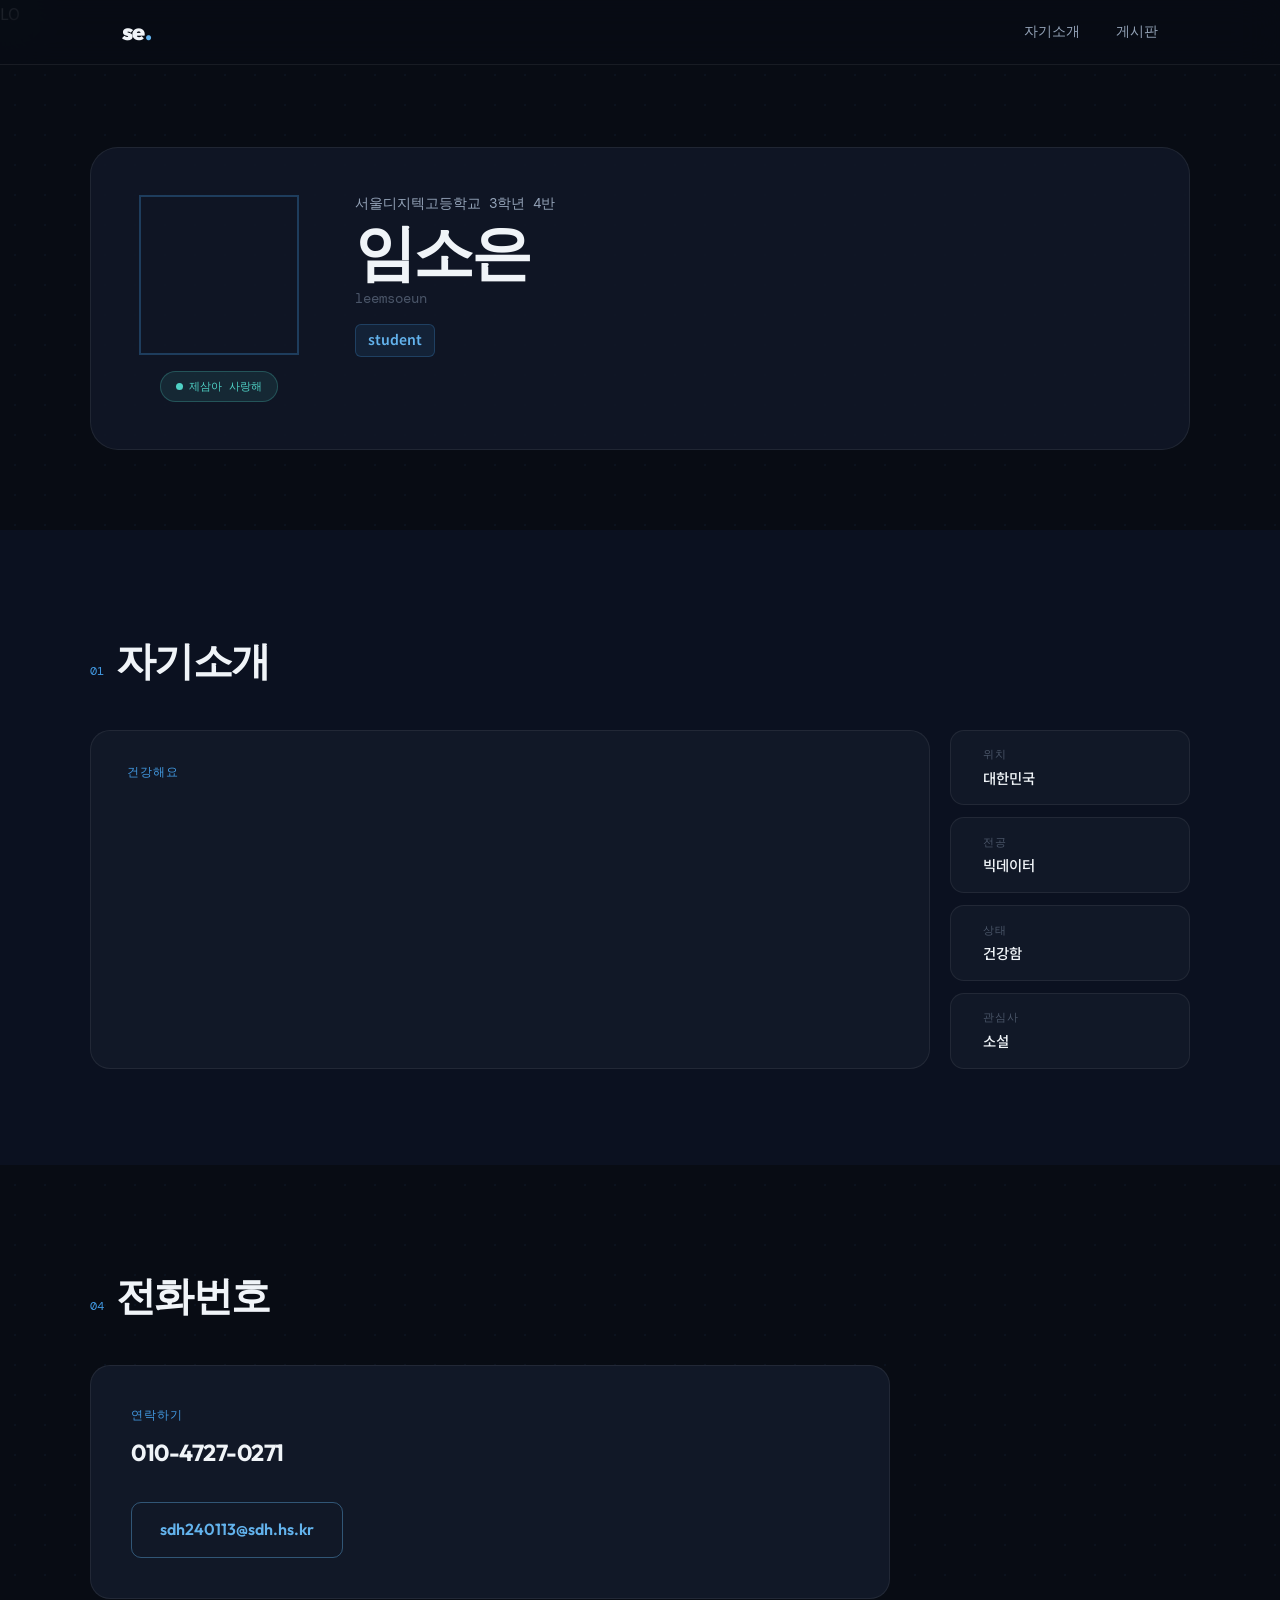
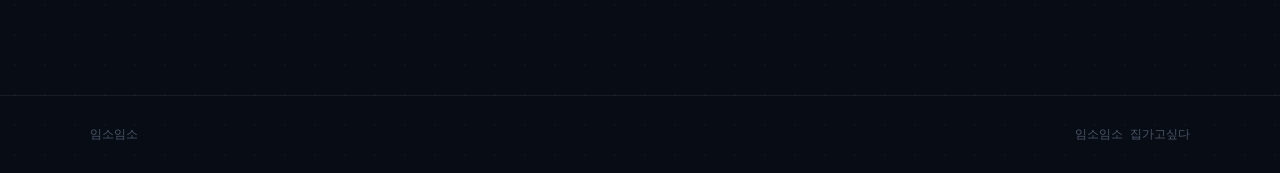
<file: index.html>
<!DOCTYPE html>
<html lang="ko">
<head>
  <meta charset="UTF-8" />
  <meta name="viewport" content="width=device-width, initial-scale=1.0" />
  <title>임소임소임소임소임소임소임소임소임소임소임소은</title>
  <link rel="preconnect" href="https://fonts.googleapis.com" />
  <link rel="preconnect" href="https://fonts.gstatic.com" crossorigin />
  <link href="https://fonts.googleapis.com/css2?family=DM+Mono:ital,wght@0,400;0,500;1,400&family=Outfit:wght@300;400;500;600;700;800;900&family=Noto+Sans+KR:wght@300;400;500;700&display=swap" rel="stylesheet" />
  <link rel="stylesheet" href="css/style.css" />
</head>
<body>


  <header id="header">
    <div class="header-inner">
      <a href="#hero" class="logo">se<span>.</span></a>
      <nav class="nav-links">
        <a href="#about">자기소개</a>
        <a href="board.html">게시판</a>
      </nav>
      <button class="hamburger" id="hamburger" aria-label="메뉴">
        <span></span><span></span><span></span>
      </button>
    </div>
    <div class="mobile-menu" id="mobileMenu">
      <a href="#about" class="mobile-link">자기소개</a>
      <a href="board.html">게시판</a>
      <a href="#contact" class="mobile-link"></a>
    </div>
  </header>

  <!-- ── HERO ── -->LO
  <section class="page-section" id="hero">
    <div class="hero-bg">
      <div class="grid-dots"></div>
      <div class="glow glow-1"></div>
      <div class="glow glow-2"></div>
    </div>
    <div class="container" style="position:relative; z-index:1;">
      <div class="card hero-card">
        <div class="hero-left">
          <!-- 사진이 있으면 아래 주석 해제하고 photo-placeholder 삭제 -->
          <!-- <img src="assets/images/profile.jpg" alt="프로필 사진" class="hero-photo-img" /> -->
          <div class="hero-photo"></div>
          <div class="status-badge">
            <span class="status-dot"></span>제삼아 사랑해
          </div>
        </div>
        <div class="hero-right">
          <p class="hero-eyebrow">서울디지텍고등학교 3학년 4반</p>
          <h1 class="hero-name">임소은</h1>
          <p class="hero-name-en">leemsoeun</p>
          <p class="hero-role">student</p>
          <p class="hero-desc">
            
          </p>
        </div>
      </div>
    </div>
  </section>

  <!-- ── ABOUT ── -->
  <section class="page-section section-alt" id="about">
    <div class="container">
      <div class="sec-header reveal">
        <span class="sec-num">01</span>
        <h2 class="sec-title">자기소개</h2>
      </div>
      <div class="about-grid">
        <div class="card about-main-card reveal">
          <p class="card-eye">건강해요</p>
          <p class="about-text"></p>
          <p class="about-text"></p>
          <p class="about-text"></p>
        </div>
        <div class="info-cards">
          <div class="card info-card reveal"><span class="info-icon"></span><div><div class="info-label">위치</div><div class="info-value">대한민국</div></div></div>
          <div class="card info-card reveal"><span class="info-icon"></span><div><div class="info-label">전공</div><div class="info-value">빅데이터</div></div></div>
          <div class="card info-card reveal"><span class="info-icon"></span><div><div class="info-label">상태</div><div class="info-value">건강함</div></div></div>
          <div class="card info-card reveal"><span class="info-icon"></span><div><div class="info-label">관심사</div><div class="info-value">소설</div></div></div>
        </div>
      </div>
    </div>
  </section>

  <!-- ── SKILLS ── -->

  <section class="page-section" id="contact">
    <div class="container">
      <div class="sec-header reveal">
        <span class="sec-num">04</span>
        <h2 class="sec-title">전화번호</h2>
      </div>
      <div class="contact-grid">
        <div class="card contact-main reveal">
          <p class="card-eye">연락하기</p>
          <h3 class="contact-heading">010-4727-0271<br></h3>
          <a href="mailto:jihun@example.com" class="email-btn">sdh240113@sdh.hs.kr</a>
        </div>
      </div>
    </div>
  </section>

  <!-- ── FOOTER ── -->
  <footer id="footer">
    <div class="footer-inner">
      <span>임소임소</span>
      <span>임소임소<span class="heart"></span> 집가고싶다</span>
    </div>
  </footer>

  <script src="js/main.js"></script>
</body>
</html>
</file>
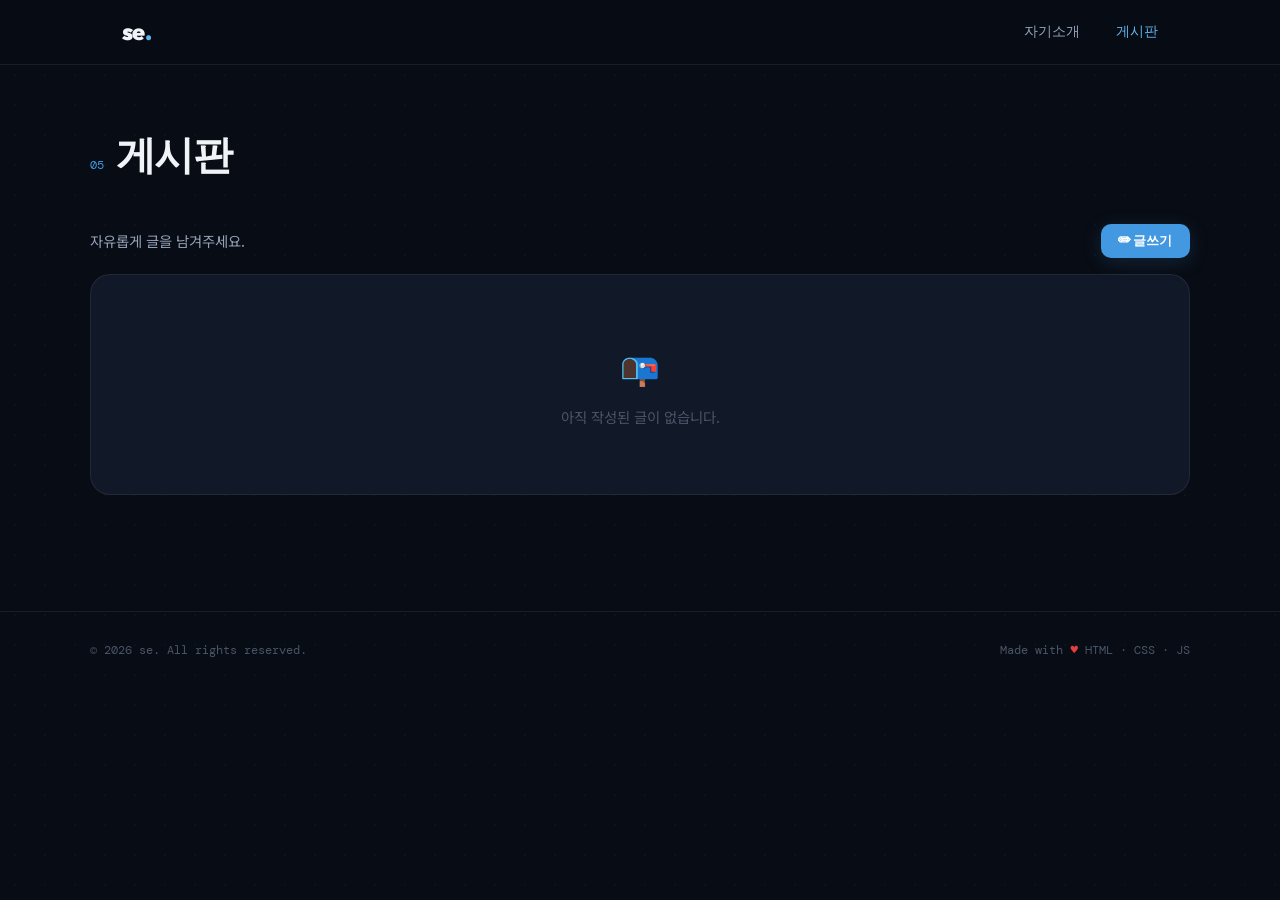
<file: board.html>
<!DOCTYPE html>
<html lang="ko">
<head>
  <meta charset="UTF-8" />
  <meta name="viewport" content="width=device-width, initial-scale=1.0" />
  <title>게시판 — se.</title>
  <link rel="preconnect" href="https://fonts.googleapis.com" />
  <link rel="preconnect" href="https://fonts.gstatic.com" crossorigin />
  <link href="https://fonts.googleapis.com/css2?family=DM+Mono:ital,wght@0,400;0,500;1,400&family=Outfit:wght@300;400;500;600;700;800;900&family=Noto+Sans+KR:wght@300;400;500;700&display=swap" rel="stylesheet" />
  <link rel="stylesheet" href="css/style.css" />
  <style>
    /* ── 게시판 전용 추가 스타일 ── */
    .hidden { display: none !important; }

    .btn-sm { padding: 0.5rem 1.1rem; font-size: 0.82rem; }

    .btn-danger {
      background: rgba(239, 68, 68, 0.12);
      color: #f87171;
      border: 1px solid rgba(239, 68, 68, 0.3);
    }
    .btn-danger:hover {
      background: rgba(239, 68, 68, 0.22);
      border-color: rgba(239, 68, 68, 0.55);
      transform: translateY(-1px);
    }

    .btn-back {
      display: inline-flex;
      align-items: center;
      gap: 0.4rem;
      background: none;
      border: none;
      color: var(--text-2);
      font-family: var(--font-d);
      font-size: 0.875rem;
      font-weight: 500;
      cursor: pointer;
      padding: 0.4rem 0;
      margin-bottom: 1.25rem;
      transition: color var(--t);
    }
    .btn-back:hover { color: var(--blue-b); }

    /* ── 툴바 ── */
    .board-toolbar {
      display: flex;
      align-items: center;
      justify-content: space-between;
      margin-bottom: 1rem;
    }
    .board-desc { font-size: 0.9rem; color: var(--text-2); }

    /* ── 목록 ── */
    .board-list { overflow: hidden; padding: 0; }

    .board-empty {
      display: flex;
      flex-direction: column;
      align-items: center;
      gap: 0.75rem;
      padding: 4rem 2rem;
      color: var(--text-3);
      font-size: 0.9rem;
    }
    .board-empty span { font-size: 2rem; }

    .post-item {
      display: flex;
      align-items: center;
      gap: 1.25rem;
      padding: 1.1rem 1.5rem;
      border-bottom: 1px solid var(--border);
      cursor: pointer;
      transition: background var(--t);
    }
    .post-item:last-child { border-bottom: none; }
    .post-item:hover { background: var(--card-h); }

    .post-item-num {
      font-family: var(--font-m);
      font-size: 0.72rem;
      color: var(--text-3);
      flex-shrink: 0;
      width: 28px;
      text-align: center;
    }
    .post-item-content { flex: 1; min-width: 0; }
    .post-item-title {
      font-family: var(--font-d);
      font-size: 0.975rem;
      font-weight: 600;
      color: var(--text);
      white-space: nowrap;
      overflow: hidden;
      text-overflow: ellipsis;
      margin-bottom: 0.2rem;
    }
    .post-item-meta {
      font-family: var(--font-m);
      font-size: 0.72rem;
      color: var(--text-3);
      display: flex;
      gap: 0.5rem;
    }
    .meta-sep { color: var(--text-3); }
    .post-item-arrow {
      color: var(--text-3);
      font-size: 0.9rem;
      flex-shrink: 0;
      transition: var(--t);
    }
    .post-item:hover .post-item-arrow {
      color: var(--blue-b);
      transform: translateX(3px);
    }

    /* ── 페이지네이션 ── */
    .board-pagination {
      display: flex;
      justify-content: center;
      gap: 0.4rem;
      margin-top: 1.25rem;
    }
    .page-btn {
      width: 34px; height: 34px;
      border-radius: 8px;
      background: var(--card);
      border: 1px solid var(--border);
      color: var(--text-2);
      font-family: var(--font-d);
      font-size: 0.82rem;
      font-weight: 600;
      cursor: pointer;
      transition: var(--t);
      display: flex; align-items: center; justify-content: center;
    }
    .page-btn:hover { border-color: var(--border-h); color: var(--blue-b); }
    .page-btn.active { background: var(--blue); border-color: var(--blue); color: #fff; }

    /* ── 상세 ── */
    .post-detail { padding: 2rem 2.25rem; }
    .post-detail-header {
      padding-bottom: 1.25rem;
      border-bottom: 1px solid var(--border);
      margin-bottom: 1.75rem;
    }
    .post-detail-title {
      font-family: var(--font-d);
      font-size: 1.5rem;
      font-weight: 800;
      color: var(--text);
      letter-spacing: -0.02em;
      margin-bottom: 0.6rem;
      line-height: 1.3;
    }
    .post-detail-meta {
      display: flex;
      align-items: center;
      gap: 0.5rem;
      font-family: var(--font-m);
      font-size: 0.78rem;
      color: var(--text-3);
    }
    .post-detail-body {
      color: var(--text-2);
      font-size: 0.975rem;
      line-height: 1.9;
      white-space: pre-wrap;
      word-break: break-word;
      min-height: 120px;
      margin-bottom: 2rem;
    }
    .post-detail-actions {
      display: flex;
      justify-content: flex-end;
      gap: 0.6rem;
      padding-top: 1.25rem;
      border-top: 1px solid var(--border);
    }

    /* ── 폼 ── */
    .post-form { padding: 2rem 2.25rem; }
    .form-title {
      font-family: var(--font-d);
      font-size: 1.25rem;
      font-weight: 800;
      color: var(--text);
      margin-bottom: 1.75rem;
      letter-spacing: -0.02em;
    }
    .form-group { margin-bottom: 1.25rem; }
    .form-label {
      display: block;
      font-family: var(--font-m);
      font-size: 0.72rem;
      color: var(--blue);
      letter-spacing: 0.1em;
      text-transform: uppercase;
      margin-bottom: 0.5rem;
    }
    .form-input, .form-textarea {
      width: 100%;
      background: var(--bg);
      border: 1px solid var(--border);
      border-radius: 8px;
      padding: 0.75rem 1rem;
      color: var(--text);
      font-family: var(--font-b);
      font-size: 0.95rem;
      transition: border-color var(--t), box-shadow var(--t);
      outline: none;
      resize: vertical;
    }
    .form-input:focus, .form-textarea:focus {
      border-color: var(--border-h);
      box-shadow: 0 0 0 3px rgba(66, 153, 225, 0.12);
    }
    .form-input::placeholder, .form-textarea::placeholder { color: var(--text-3); }
    .form-actions {
      display: flex;
      justify-content: flex-end;
      gap: 0.6rem;
      margin-top: 1.5rem;
    }

    /* ── 토스트 ── */
    #toast {
      position: fixed;
      bottom: 2rem;
      left: 50%;
      transform: translateX(-50%) translateY(80px);
      background: var(--card);
      border: 1px solid var(--border-h);
      border-radius: 10px;
      padding: 0.75rem 1.5rem;
      font-family: var(--font-d);
      font-size: 0.875rem;
      color: var(--text);
      box-shadow: 0 8px 30px rgba(0,0,0,0.4);
      z-index: 999;
      transition: transform 0.35s cubic-bezier(0.4,0,0.2,1), opacity 0.35s ease;
      opacity: 0;
      pointer-events: none;
    }
    #toast.show { transform: translateX(-50%) translateY(0); opacity: 1; }
    #toast.success { border-color: rgba(79,209,197,0.5); color: var(--cyan); }
    #toast.error   { border-color: rgba(239,68,68,0.4);  color: #f87171; }

    /* ── 반응형 ── */
    @media (max-width: 768px) {
      .board-toolbar { flex-direction: column; align-items: flex-start; gap: 0.75rem; }
      .post-item { padding: 1rem 1.25rem; gap: 0.75rem; }
      .post-detail, .post-form { padding: 1.5rem 1.25rem; }
      .post-detail-title { font-size: 1.2rem; }
    }
  </style>
</head>
<body>

  <!-- ── HEADER ── -->
  <header id="header">
    <div class="header-inner">
      <a href="index.html#hero" class="logo">se<span>.</span></a>
      <nav class="nav-links">
        <a href="index.html#about">자기소개</a>
        <a href="board.html" style="color: var(--blue-b);">게시판</a>
      </nav>
      <button class="hamburger" id="hamburger" aria-label="메뉴">
        <span></span><span></span><span></span>
      </button>
    </div>
    <div class="mobile-menu" id="mobileMenu">
      <a href="index.html#about" class="mobile-link">자기소개</a>
      <a href="board.html" class="mobile-link">게시판</a>
    </div>
  </header>

  <!-- ── 게시판 본문 ── -->
  <section class="page-section" id="board" style="padding-top: 7.5rem;">
    <div class="container">

      <div class="sec-header">
        <span class="sec-num">05</span>
        <h2 class="sec-title">게시판</h2>
      </div>

      <div id="board-app">

        <!-- 목록 뷰 -->
        <div id="view-list">
          <div class="board-toolbar">
            <p class="board-desc">자유롭게 글을 남겨주세요.</p>
            <button class="btn btn-primary btn-sm" id="btn-new-post">✏ 글쓰기</button>
          </div>
          <div class="board-list card" id="post-list">
            <div class="board-empty" id="board-empty">
              <span>📭</span>
              <p>아직 작성된 글이 없습니다.</p>
            </div>
          </div>
          <div class="board-pagination" id="pagination"></div>
        </div>

        <!-- 상세 뷰 -->
        <div id="view-detail" class="hidden">
          <button class="btn-back" id="btn-back-list">← 목록으로</button>
          <div class="card post-detail">
            <div class="post-detail-header">
              <h3 class="post-detail-title" id="detail-title"></h3>
              <div class="post-detail-meta">
                <span id="detail-author"></span>
                <span class="meta-sep">·</span>
                <span id="detail-date"></span>
              </div>
            </div>
            <div class="post-detail-body" id="detail-body"></div>
            <div class="post-detail-actions">
              <button class="btn btn-outline btn-sm" id="btn-edit-post">수정</button>
              <button class="btn btn-danger btn-sm" id="btn-delete-post">삭제</button>
            </div>
          </div>
        </div>

        <!-- 글쓰기 / 수정 폼 -->
        <div id="view-form" class="hidden">
          <button class="btn-back" id="btn-back-form">← 돌아가기</button>
          <div class="card post-form">
            <h3 class="form-title" id="form-title-label">새 글 쓰기</h3>
            <div class="form-group">
              <label class="form-label" for="input-title">제목</label>
              <input class="form-input" type="text" id="input-title" placeholder="제목을 입력하세요" maxlength="100" />
            </div>
            <div class="form-group">
              <label class="form-label" for="input-author">작성자</label>
              <input class="form-input" type="text" id="input-author" placeholder="이름 (비워두면 익명)" maxlength="30" />
            </div>
            <div class="form-group">
              <label class="form-label" for="input-body">내용</label>
              <textarea class="form-textarea" id="input-body" placeholder="내용을 입력하세요" rows="8"></textarea>
            </div>
            <div class="form-actions">
              <button class="btn btn-outline btn-sm" id="btn-cancel-form">취소</button>
              <button class="btn btn-primary btn-sm" id="btn-submit-form">등록</button>
            </div>
          </div>
        </div>

      </div>
    </div>
  </section>

  <!-- ── FOOTER ── -->
  <footer id="footer">
    <div class="footer-inner">
      <span>© 2026 se. All rights reserved.</span>
      <span>Made with <span class="heart">♥</span> HTML · CSS · JS</span>
    </div>
  </footer>

  <!-- 토스트 -->
  <div id="toast"></div>

  <script>
    /* ===================================================
       board.js — localStorage 기반 게시판 CRUD
    =================================================== */

    const PAGE_SIZE = 10;
    let allPosts      = [];
    let currentPage   = 1;
    let editingPostId = null;
    let currentPostId = null;

    /* ── DOM ── */
    const viewList   = document.getElementById('view-list');
    const viewDetail = document.getElementById('view-detail');
    const viewForm   = document.getElementById('view-form');
    const postList   = document.getElementById('post-list');
    const boardEmpty = document.getElementById('board-empty');
    const pagination = document.getElementById('pagination');

    /* ── 뷰 전환 ── */
    function showView(name) {
      viewList.classList.add('hidden');
      viewDetail.classList.add('hidden');
      viewForm.classList.add('hidden');
      document.getElementById('view-' + name).classList.remove('hidden');
      window.scrollTo({ top: document.getElementById('board').offsetTop - 80, behavior: 'smooth' });
    }

    /* ── localStorage 헬퍼 ── */
    function loadFromStorage() {
      try {
        const raw = localStorage.getItem('board_posts');
        return raw ? JSON.parse(raw) : [];
      } catch { return []; }
    }
    function saveToStorage(posts) {
      localStorage.setItem('board_posts', JSON.stringify(posts));
    }

    /* ── 날짜 포맷 ── */
    function formatDate(ts) {
      const d = new Date(ts);
      const pad = n => String(n).padStart(2, '0');
      return `${d.getFullYear()}.${pad(d.getMonth()+1)}.${pad(d.getDate())} ${pad(d.getHours())}:${pad(d.getMinutes())}`;
    }

    /* ── 토스트 ── */
    let toastTimer = null;
    function showToast(msg, type = 'success') {
      const t = document.getElementById('toast');
      t.textContent = msg;
      t.className = `show ${type}`;
      clearTimeout(toastTimer);
      toastTimer = setTimeout(() => { t.className = ''; }, 2800);
    }

    /* ── XSS 방지 ── */
    function escapeHtml(str) {
      return String(str)
        .replace(/&/g, '&amp;')
        .replace(/</g, '&lt;')
        .replace(/>/g, '&gt;')
        .replace(/"/g, '&quot;');
    }

    /* ── 목록 렌더링 ── */
    function renderList() {
      allPosts = loadFromStorage();
      const total      = allPosts.length;
      const totalPages = Math.ceil(total / PAGE_SIZE) || 1;
      if (currentPage > totalPages) currentPage = totalPages;
      const start     = (currentPage - 1) * PAGE_SIZE;
      const pagePosts = allPosts.slice(start, start + PAGE_SIZE);

      if (total === 0) {
        postList.innerHTML = '';
        postList.appendChild(boardEmpty);
        boardEmpty.classList.remove('hidden');
        pagination.innerHTML = '';
        return;
      }

      boardEmpty.classList.add('hidden');
      postList.innerHTML = pagePosts.map((post, idx) => `
        <div class="post-item" data-id="${post.id}">
          <span class="post-item-num">${total - start - idx}</span>
          <div class="post-item-content">
            <div class="post-item-title">${escapeHtml(post.title)}</div>
            <div class="post-item-meta">
              <span>${escapeHtml(post.author || '익명')}</span>
              <span class="meta-sep">·</span>
              <span>${formatDate(post.createdAt)}</span>
            </div>
          </div>
          <span class="post-item-arrow">→</span>
        </div>
      `).join('');

      postList.querySelectorAll('.post-item').forEach(el => {
        el.addEventListener('click', () => openDetail(el.dataset.id));
      });

      // 페이지네이션
      pagination.innerHTML = '';
      if (totalPages > 1) {
        for (let i = 1; i <= totalPages; i++) {
          const btn = document.createElement('button');
          btn.className = 'page-btn' + (i === currentPage ? ' active' : '');
          btn.textContent = i;
          btn.addEventListener('click', () => { currentPage = i; renderList(); });
          pagination.appendChild(btn);
        }
      }
    }

    /* ── 상세 열기 ── */
    function openDetail(postId) {
      allPosts = loadFromStorage();
      const post = allPosts.find(p => p.id === postId);
      if (!post) return;

      currentPostId = postId;
      document.getElementById('detail-title').textContent  = post.title;
      document.getElementById('detail-author').textContent = post.author || '익명';
      document.getElementById('detail-date').textContent   = formatDate(post.createdAt);
      document.getElementById('detail-body').textContent   = post.body;

      document.getElementById('btn-edit-post').dataset.id   = postId;
      document.getElementById('btn-delete-post').dataset.id = postId;
      showView('detail');
    }

    /* ── 글쓰기 폼 ── */
    function openNewForm() {
      editingPostId = null;
      document.getElementById('form-title-label').textContent = '새 글 쓰기';
      document.getElementById('btn-submit-form').textContent  = '등록';
      document.getElementById('input-title').value  = '';
      document.getElementById('input-author').value = '';
      document.getElementById('input-body').value   = '';
      showView('form');
    }

    /* ── 수정 폼 ── */
    function openEditForm(postId) {
      allPosts = loadFromStorage();
      const post = allPosts.find(p => p.id === postId);
      if (!post) return;
      editingPostId = postId;
      document.getElementById('form-title-label').textContent = '글 수정';
      document.getElementById('btn-submit-form').textContent  = '수정 완료';
      document.getElementById('input-title').value  = post.title;
      document.getElementById('input-author').value = post.author || '';
      document.getElementById('input-body').value   = post.body;
      showView('form');
    }

    /* ── 저장 (등록 / 수정) ── */
    function submitForm() {
      const title  = document.getElementById('input-title').value.trim();
      const author = document.getElementById('input-author').value.trim() || '익명';
      const body   = document.getElementById('input-body').value.trim();

      if (!title) { showToast('제목을 입력해주세요.', 'error'); document.getElementById('input-title').focus(); return; }
      if (!body)  { showToast('내용을 입력해주세요.', 'error'); document.getElementById('input-body').focus();  return; }

      allPosts = loadFromStorage();

      if (editingPostId) {
        const idx = allPosts.findIndex(p => p.id === editingPostId);
        if (idx !== -1) {
          allPosts[idx] = { ...allPosts[idx], title, author, body, updatedAt: Date.now() };
        }
        saveToStorage(allPosts);
        showToast('글이 수정되었습니다.', 'success');
        editingPostId = null;
      } else {
        const newPost = {
          id: 'post_' + Date.now() + '_' + Math.random().toString(36).slice(2, 7),
          title,
          author,
          body,
          createdAt: Date.now()
        };
        allPosts.unshift(newPost); // 최신순 앞에 추가
        saveToStorage(allPosts);
        showToast('글이 등록되었습니다.', 'success');
      }

      currentPage = 1;
      renderList();
      showView('list');
    }

    /* ── 삭제 ── */
    function deletePost(postId) {
      if (!confirm('정말 삭제하시겠습니까?')) return;
      allPosts = loadFromStorage();
      const filtered = allPosts.filter(p => p.id !== postId);
      saveToStorage(filtered);
      showToast('글이 삭제되었습니다.', 'success');
      currentPage = 1;
      renderList();
      showView('list');
    }

    /* ── 이벤트 바인딩 ── */
    document.getElementById('btn-new-post').addEventListener('click', openNewForm);

    document.getElementById('btn-back-list').addEventListener('click', () => { showView('list'); renderList(); });
    document.getElementById('btn-back-form').addEventListener('click', () => {
      if (editingPostId) { openDetail(editingPostId); }
      else { showView('list'); renderList(); }
    });
    document.getElementById('btn-cancel-form').addEventListener('click', () => {
      if (editingPostId) { openDetail(editingPostId); }
      else { showView('list'); renderList(); }
    });

    document.getElementById('btn-edit-post').addEventListener('click', e => {
      openEditForm(e.currentTarget.dataset.id);
    });
    document.getElementById('btn-delete-post').addEventListener('click', e => {
      deletePost(e.currentTarget.dataset.id);
    });

    document.getElementById('btn-submit-form').addEventListener('click', submitForm);

    // 엔터 키로 폼 제출
    document.getElementById('input-title').addEventListener('keydown', e => {
      if (e.key === 'Enter') document.getElementById('input-body').focus();
    });

    /* ── 햄버거 메뉴 ── */
    const hamburger = document.getElementById('hamburger');
    const mobileMenu = document.getElementById('mobileMenu');
    hamburger.addEventListener('click', () => {
      hamburger.classList.toggle('open');
      mobileMenu.classList.toggle('open');
    });

    /* ── 초기 렌더링 ── */
    renderList();
  </script>
</body>
</html>
</file>
<file: css/style.css>
/* ===================================================
   style.css — 개인 홈페이지 스타일
   구조: Variables → Reset → 공통 → 섹션별 → 반응형
=================================================== */

/* ── Variables ── */
:root {
  --bg:         #080c14;
  --bg-2:       #0b1120;
  --card:       #111827;
  --card-h:     #16203a;
  --border:     rgba(255, 255, 255, 0.07);
  --border-h:   rgba(99, 179, 237, 0.4);

  --blue:       #4299e1;
  --blue-b:     #63b3ed;
  --blue-glow:  rgba(66, 153, 225, 0.18);
  --blue-dim:   rgba(66, 153, 225, 0.1);
  --cyan:       #4fd1c5;

  --text:       #f0f4f8;
  --text-2:     #94a3b8;
  --text-3:     #4a5568;

  --font-d:     'Outfit', sans-serif;
  --font-m:     'DM Mono', monospace;
  --font-b:     'Noto Sans KR', sans-serif;

  --r:          14px;
  --r-lg:       20px;
  --r-xl:       28px;
  --t:          0.3s cubic-bezier(0.4, 0, 0.2, 1);
}

/* ── Reset ── */
*, *::before, *::after {
  box-sizing: border-box;
  margin: 0;
  padding: 0;
}

html {
  scroll-behavior: smooth;
  scroll-padding-top: 68px;
}

body {
  background: var(--bg);
  color: var(--text);
  font-family: var(--font-b);
  font-size: 16px;
  line-height: 1.7;
  overflow-x: hidden;
  background-image: radial-gradient(rgba(66, 153, 225, 0.05) 1px, transparent 1px);
  background-size: 30px 30px;
}

a {
  color: inherit;
  text-decoration: none;
}

/* ── Scrollbar ── */
::-webkit-scrollbar { width: 4px; }
::-webkit-scrollbar-track { background: var(--bg); }
::-webkit-scrollbar-thumb { background: var(--blue); border-radius: 99px; }

/* ===================================================
   공통 컴포넌트
=================================================== */

/* Card */
.card {
  background: var(--card);
  border: 1px solid var(--border);
  border-radius: var(--r-lg);
  transition: border-color var(--t), transform var(--t), box-shadow var(--t), background var(--t);
}
.card:hover {
  border-color: var(--border-h);
  background: var(--card-h);
}

/* Buttons */
.btn {
  display: inline-flex;
  align-items: center;
  gap: 0.45rem;
  padding: 0.72rem 1.6rem;
  border-radius: 10px;
  font-family: var(--font-d);
  font-weight: 700;
  font-size: 0.9rem;
  transition: var(--t);
  cursor: pointer;
  border: none;
}
.btn-primary {
  background: var(--blue);
  color: #fff;
  box-shadow: 0 4px 20px var(--blue-glow);
}
.btn-primary:hover {
  background: var(--blue-b);
  transform: translateY(-2px);
  box-shadow: 0 8px 32px rgba(66, 153, 225, 0.38);
}
.btn-outline {
  background: transparent;
  color: var(--blue-b);
  border: 1px solid var(--border-h);
}
.btn-outline:hover {
  background: var(--blue-dim);
  transform: translateY(-2px);
}

/* Layout */
.page-section {
  padding: 6rem 2rem;
}
.section-alt {
  background: var(--bg-2);
}
.container {
  max-width: 1100px;
  margin: 0 auto;
}

/* Section header */
.sec-header {
  display: flex;
  align-items: baseline;
  gap: 0.75rem;
  margin-bottom: 2.25rem;
}
.sec-num {
  font-family: var(--font-m);
  font-size: 0.78rem;
  color: var(--blue);
}
.sec-title {
  font-family: var(--font-d);
  font-size: clamp(1.7rem, 3.5vw, 2.5rem);
  font-weight: 900;
  color: var(--text);
  letter-spacing: -0.04em;
}

/* Card eyebrow */
.card-eye {
  font-family: var(--font-m);
  font-size: 0.72rem;
  color: var(--blue);
  letter-spacing: 0.1em;
  text-transform: uppercase;
  margin-bottom: 0.75rem;
}

/* Scroll reveal */
.reveal {
  opacity: 0;
  transform: translateY(26px);
  transition: opacity 0.65s ease, transform 0.65s ease;
}
.reveal.visible {
  opacity: 1;
  transform: translateY(0);
}

/* ===================================================
   Header
=================================================== */
#header {
  position: fixed;
  top: 0; left: 0; right: 0;
  z-index: 100;
  background: rgba(8, 12, 20, 0.85);
  backdrop-filter: blur(20px);
  border-bottom: 1px solid var(--border);
  transition: box-shadow var(--t);
}

.header-inner {
  max-width: 1100px;
  margin: 0 auto;
  padding: 0 2rem;
  height: 64px;
  display: flex;
  align-items: center;
  justify-content: space-between;
}

.logo {
  font-family: var(--font-d);
  font-size: 1.45rem;
  font-weight: 900;
  letter-spacing: -0.03em;
  color: var(--text);
}
.logo span { color: var(--blue-b); }

.nav-links {
  display: flex;
  gap: 2.25rem;
}
.nav-links a {
  font-family: var(--font-d);
  font-size: 0.875rem;
  font-weight: 500;
  color: var(--text-2);
  transition: color var(--t);
  position: relative;
}
.nav-links a::after {
  content: '';
  position: absolute;
  bottom: -4px; left: 0;
  width: 0; height: 2px;
  background: var(--blue);
  border-radius: 2px;
  transition: width var(--t);
}
.nav-links a:hover { color: var(--blue-b); }
.nav-links a:hover::after { width: 100%; }

.hero-photo-img {
  width: 160px; height: 160px;
  border-radius: var(--r-lg);
  object-fit: cover;
  border: 2px solid rgba(66, 153, 225, 0.3);
}

/* Hamburger */
.hamburger {
  display: none;
  flex-direction: column;
  gap: 5px;
  background: none;
  border: none;
  cursor: pointer;
  padding: 4px;
}
.hamburger span {
  display: block;
  width: 22px; height: 2px;
  background: var(--text);
  border-radius: 2px;
  transition: var(--t);
}
.hamburger.open span:nth-child(1) { transform: translateY(7px) rotate(45deg); }
.hamburger.open span:nth-child(2) { opacity: 0; }
.hamburger.open span:nth-child(3) { transform: translateY(-7px) rotate(-45deg); }

/* Mobile menu */
.mobile-menu {
  display: none;
  flex-direction: column;
  padding: 0.75rem 2rem 1.25rem;
  border-top: 1px solid var(--border);
}
.mobile-menu.open { display: flex; }

.mobile-link {
  font-family: var(--font-d);
  font-size: 1rem;
  font-weight: 500;
  color: var(--text-2);
  padding: 0.65rem 0;
  border-bottom: 1px solid var(--border);
  transition: color var(--t);
}
.mobile-link:last-child { border-bottom: none; }
.mobile-link:hover { color: var(--blue-b); }

/* ===================================================
   Hero
=================================================== */
#hero {
  padding-top: 7.5rem;
  padding-bottom: 5rem;
  position: relative;
}

/* 배경 */
.hero-bg {
  position: absolute;
  inset: 0;
  pointer-events: none;
  overflow: hidden;
}
.grid-dots {
  position: absolute; inset: 0;
  background-size: 30px 30px;
}
.glow {
  position: absolute;
  border-radius: 50%;
  pointer-events: none;
}
.glow-1 {
  width: 700px; height: 700px;
  top: -200px; left: -150px;
  animation: drift 9s ease-in-out infinite alternate;
}
.glow-2 {
  width: 450px; height: 450px;
  bottom: -100px; right: -60px;
  animation: drift 11s ease-in-out infinite alternate-reverse;
}

/* Hero Card */
.hero-card {
  padding: 2.75rem 3rem;
  display: flex;
  align-items: center;
  gap: 3.5rem;
  border-radius: var(--r-xl);
  position: relative;
  overflow: hidden;
  background: rgba(17, 24, 39, 0.85);
}
.hero-card:hover {
  box-shadow: 0 0 60px rgba(66, 153, 225, 0.1);
  transform: none; /* 카드 전체는 움직이지 않음 */
}

/* 프로필 영역 */
.hero-left {
  flex-shrink: 0;
  display: flex;
  flex-direction: column;
  align-items: center;
  gap: 1rem;
}
.hero-photo {
  width: 160px; height: 160px;
  border: 2px solid rgba(66, 153, 225, 0.3);
  display: flex;
  align-items: center;
  justify-content: center;
  font-size: 2.6rem;
  font-weight: 900;
}

/* 상태 뱃지 */
.status-badge {
  display: inline-flex;
  align-items: center;
  gap: 0.4rem;
  background: rgba(79, 209, 197, 0.1);
  border: 1px solid rgba(79, 209, 197, 0.25);
  border-radius: 99px;
  padding: 0.3rem 0.9rem;
  font-family: var(--font-m);
  font-size: 0.7rem;
  color: var(--cyan);
}
.status-dot {
  width: 7px; height: 7px;
  border-radius: 50%;
  background: var(--cyan);
  animation: pulse 2s ease-in-out infinite;
}

/* 텍스트 영역 */
.hero-right { flex: 1; }
.hero-eyebrow {
  font-family: var(--font-m);
  font-size: 0.875rem;
  color: var(--text-2);
  margin-bottom: 0.4rem;
}
.hero-name {
  font-family: var(--font-d);
  font-size: clamp(2.4rem, 5vw, 3.8rem);
  font-weight: 900;
  color: var(--text);
  letter-spacing: -0.05em;
  line-height: 1;
  margin-bottom: 0.25rem;
}
.hero-name-en {
  font-family: var(--font-m);
  font-size: 0.85rem;
  color: var(--text-3);
  margin-bottom: 0.85rem;
}
.hero-role {
  display: inline-block;
  font-size: 0.875rem;
  font-weight: 600;
  color: var(--blue-b);
  background: var(--blue-dim);
  border: 1px solid rgba(66, 153, 225, 0.25);
  border-radius: 6px;
  padding: 0.22rem 0.75rem;
  margin-bottom: 1.25rem;
}
.hero-desc {
  font-size: 0.975rem;
  line-height: 1.85;
  margin-bottom: 1.75rem;
  max-width: 460px;
}

/* 스크롤 힌트 */
.scroll-hint {
  display: flex;
  flex-direction: column;
  align-items: center;
  gap: 0.5rem;
  margin-top: 2.5rem;
  color: var(--text-3);
  font-family: var(--font-m);
  font-size: 0.7rem;
  letter-spacing: 0.12em;
  text-transform: uppercase;
}
.scroll-line {
  width: 1px; height: 40px;
  background: linear-gradient(to bottom, var(--blue), transparent);
  animation: scrollPulse 2s ease-in-out infinite;
}
@keyframes scrollPulse {
  0%, 100% { opacity: 1; transform: scaleY(1); }
  50%       { opacity: 0.4; transform: scaleY(0.7); }
}

/* ===================================================
   About
=================================================== */
.about-grid {
  display: grid;
  grid-template-columns: 1fr 240px;
  gap: 1.25rem;
}
.about-main-card { padding: 2rem 2.25rem; }
.about-text {
  color: var(--text-2);
  font-size: 0.975rem;
  line-height: 1.85;
  margin-bottom: 1.1rem;
}
.about-text:last-child { margin-bottom: 0; }

.info-cards {
  display: flex;
  flex-direction: column;
  gap: 0.75rem;
}
.info-card {
  padding: 0.9rem 1.1rem;
  display: flex;
  align-items: center;
  gap: 0.9rem;
  border-radius: var(--r);
}
.info-card:hover {
  transform: translateX(4px);
}
.info-icon { font-size: 1.1rem; flex-shrink: 0; }
.info-label {
  font-family: var(--font-m);
  font-size: 0.68rem;
  color: var(--text-3);
  text-transform: uppercase;
  letter-spacing: 0.08em;
  margin-bottom: 2px;
}
.info-value {
  font-size: 0.9rem;
  font-weight: 500;
  color: var(--text);
}


/* ===================================================
   Contact
=================================================== */
.contact-grid {
  display: grid;
  grid-template-columns: 1fr 280px;
  gap: 1.25rem;
}
.contact-main { padding: 2.5rem; }
.contact-heading {
  font-family: var(--font-d);
  font-size: 1.45rem;
  font-weight: 700;
  color: var(--text);
  line-height: 1.4;
  margin-bottom: 2rem;
  letter-spacing: -0.02em;
}
.email-btn {
  display: inline-flex;
  align-items: center;
  gap: 0.7rem;
  font-family: var(--font-d);
  font-size: 1rem;
  font-weight: 600;
  color: var(--blue-b);
  border: 1px solid var(--border-h);
  padding: 0.85rem 1.75rem;
  border-radius: 10px;
  transition: var(--t);
}
.email-btn:hover {
  background: var(--blue-dim);
  transform: translateY(-2px);
  box-shadow: 0 8px 30px rgba(66, 153, 225, 0.15);
}

.contact-side {
  display: flex;
  flex-direction: column;
  gap: 0.85rem;
}
.social-card {
  padding: 1.2rem 1.5rem;
  display: flex;
  align-items: center;
  gap: 1rem;
  cursor: pointer;
}
.social-card:hover {
  transform: translateX(4px);
}
.social-icon {
  width: 42px; height: 42px;
  border-radius: 10px;
  background: rgba(255, 255, 255, 0.05);
  display: flex;
  align-items: center;
  justify-content: center;
  flex-shrink: 0;
  color: var(--text-2);
}
.social-icon-li {
  background: rgba(10, 102, 194, 0.15);
  color: #4fa8d5;
}
.social-name {
  font-size: 0.95rem;
  font-weight: 600;
  color: var(--text);
}
.social-handle {
  font-family: var(--font-m);
  font-size: 0.72rem;
  color: var(--text-3);
  margin-top: 2px;
}
.social-arrow {
  margin-left: auto;
  color: var(--text-3);
  font-size: 1rem;
  transition: var(--t);
}
.social-card:hover .social-arrow {
  color: var(--blue-b);
  transform: translate(2px, -2px);
}

/* ===================================================
   Footer
=================================================== */
#footer {
  border-top: 1px solid var(--border);
  padding: 1.75rem 2rem;
}
.footer-inner {
  max-width: 1100px;
  margin: 0 auto;
  display: flex;
  justify-content: space-between;
  align-items: center;
  font-family: var(--font-m);
  font-size: 0.78rem;
  color: var(--text-3);
}
.heart { color: #e53e3e; }
</file>
